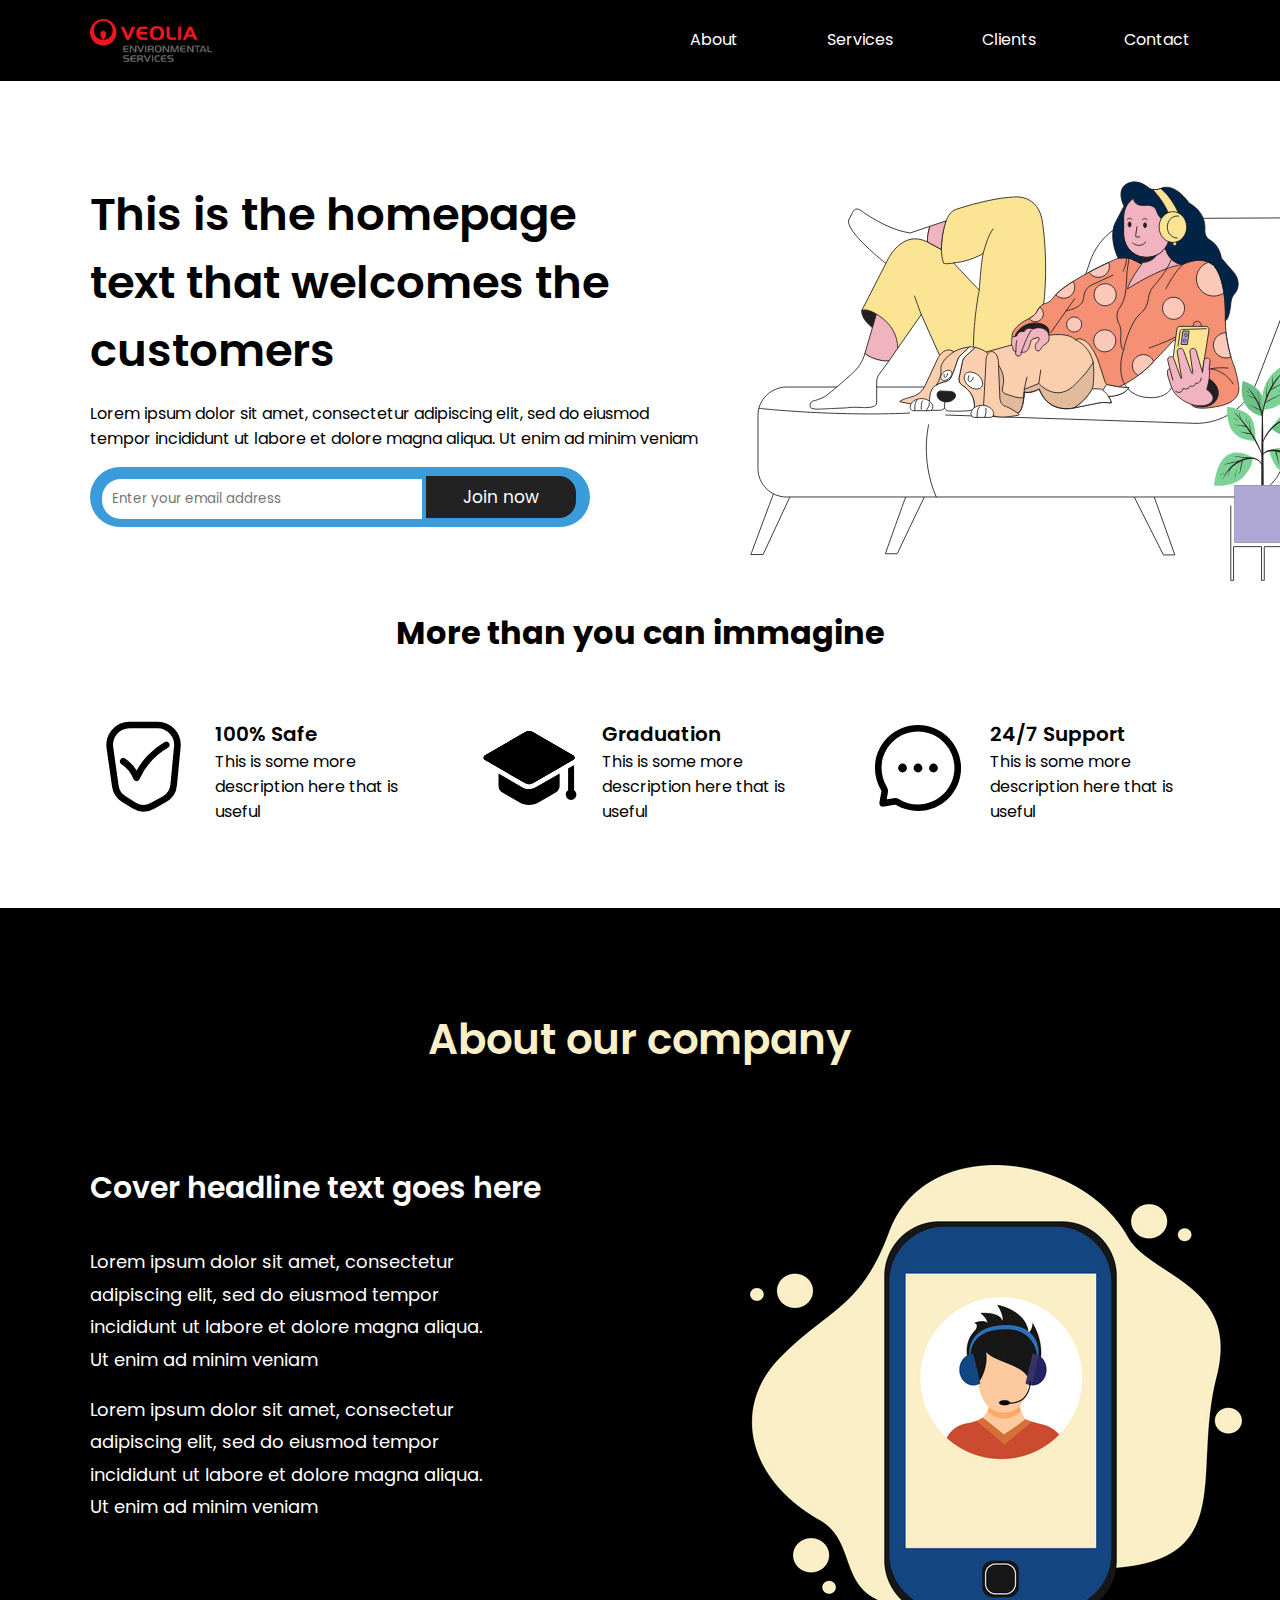
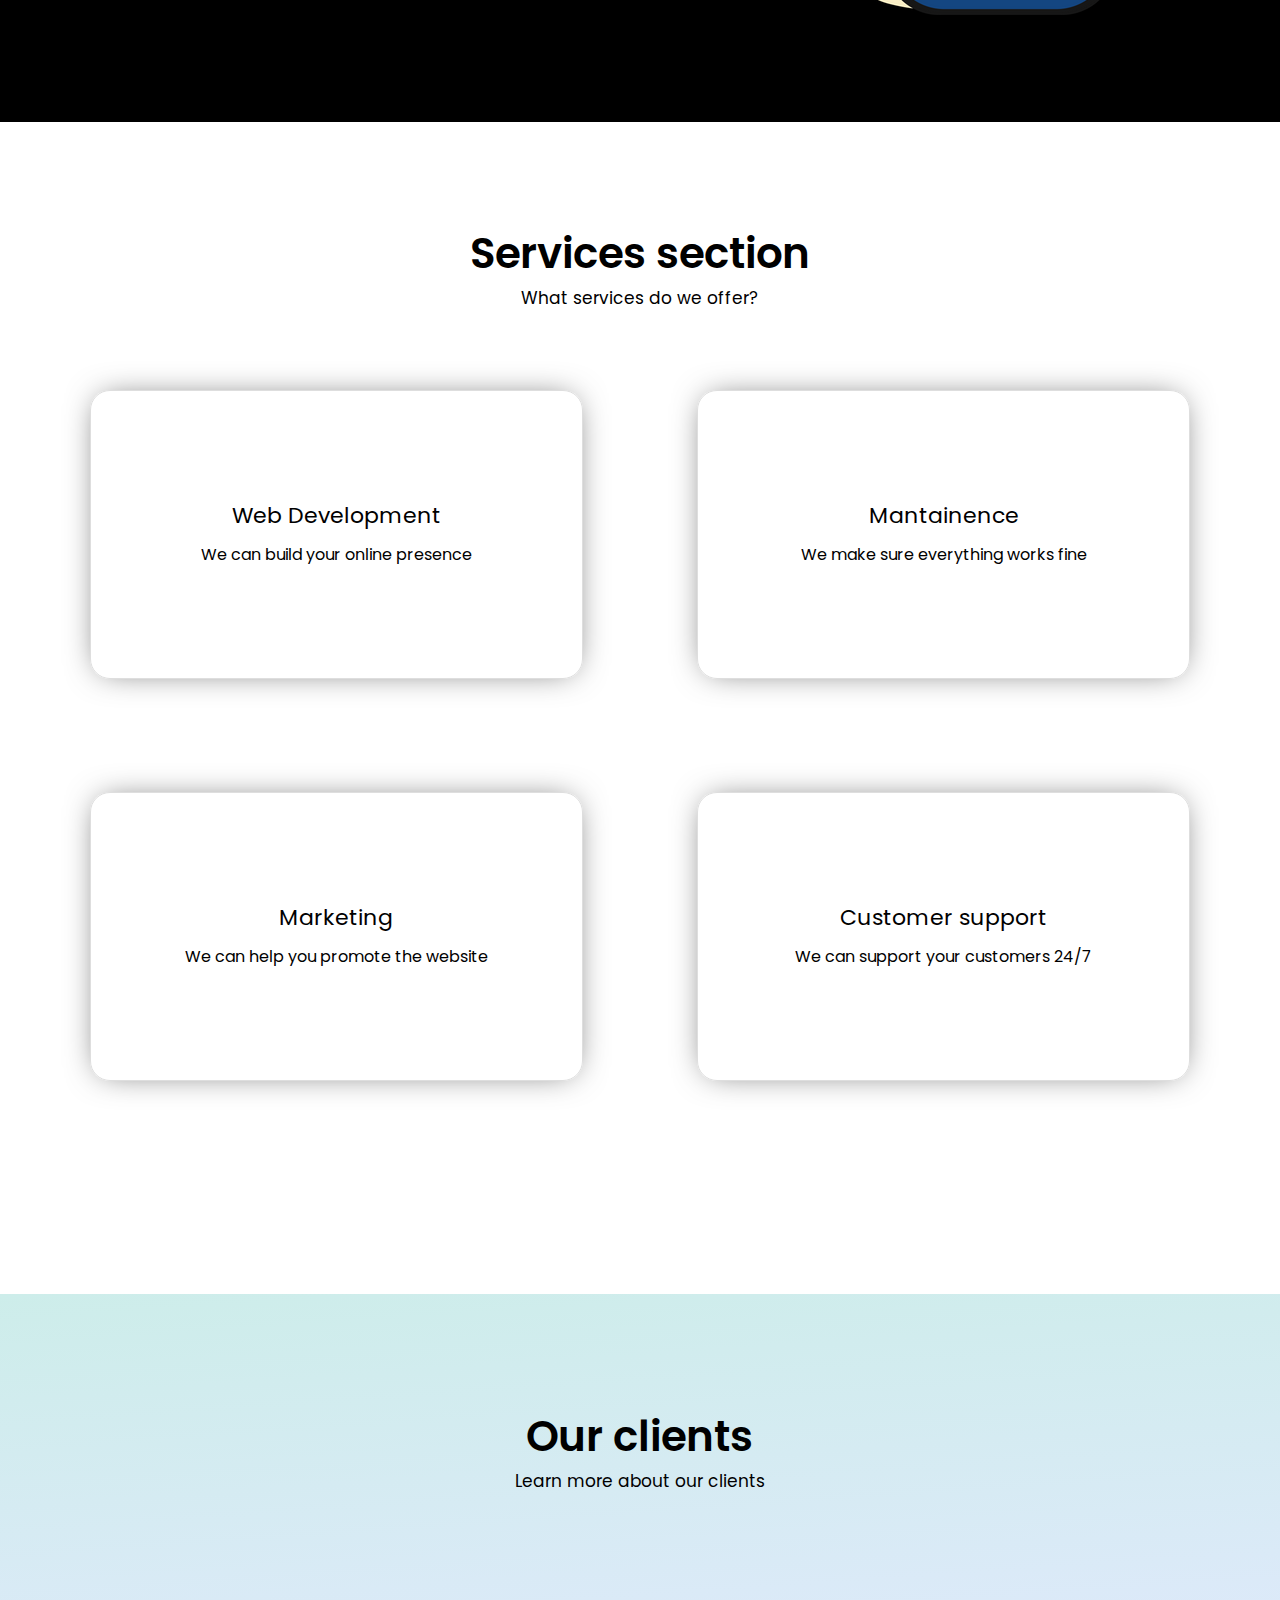
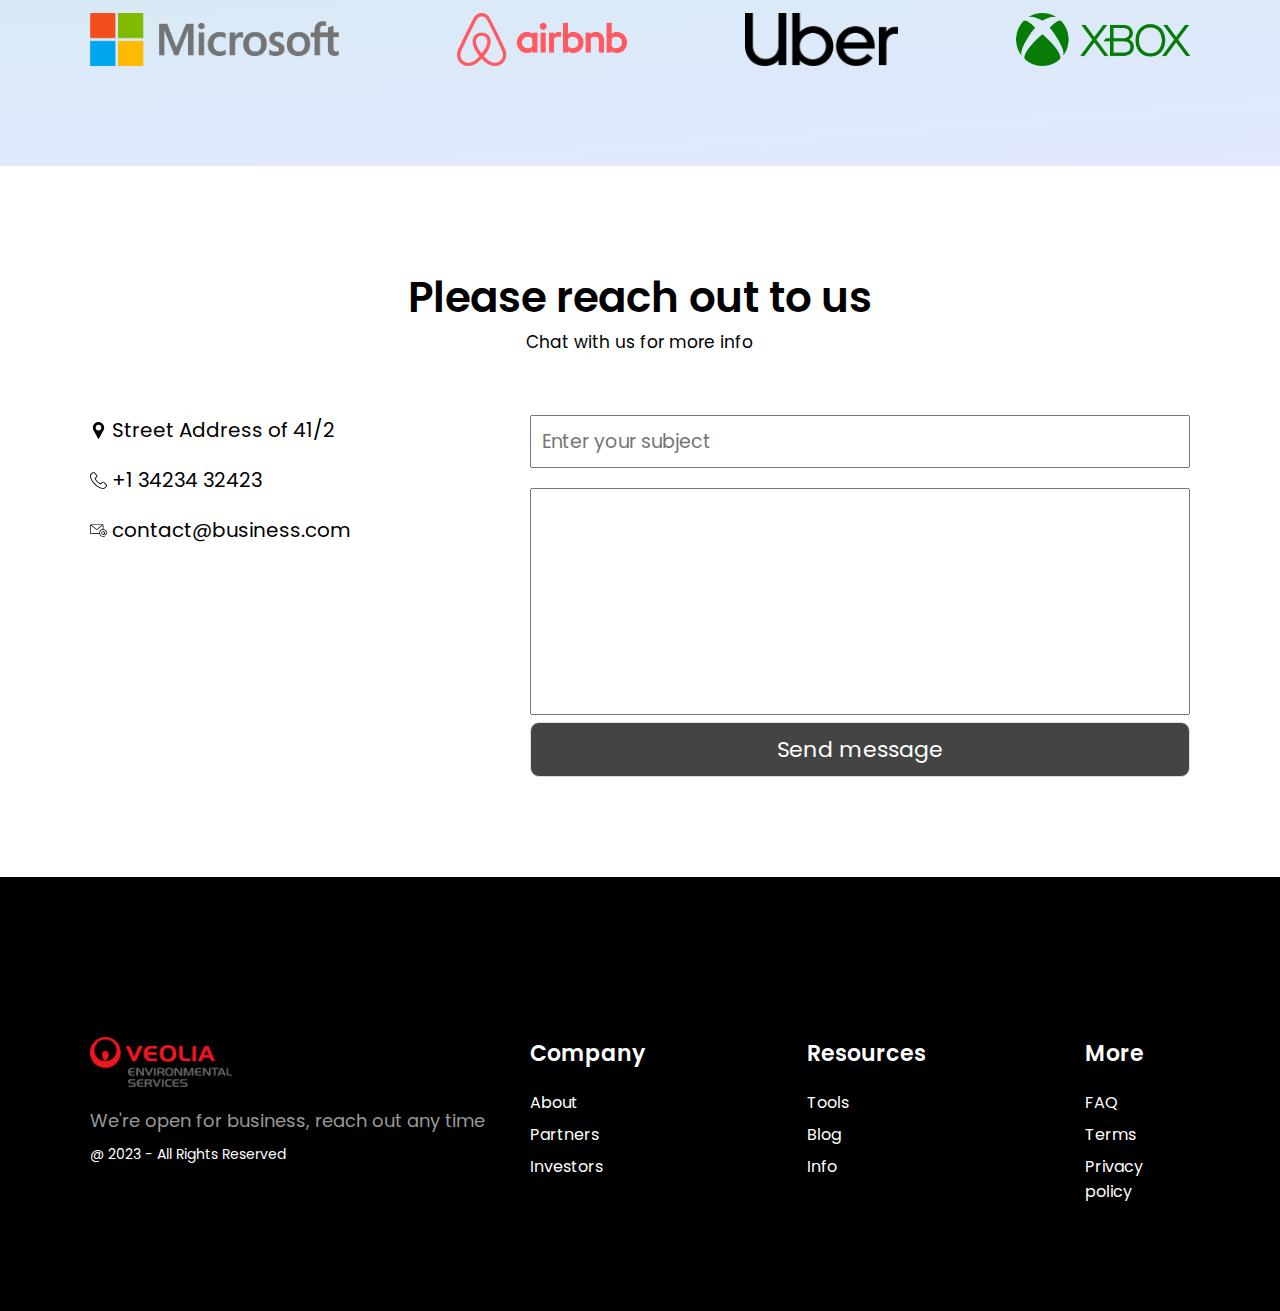
<file: index.html>
<!DOCTYPE html>
<html lang="en">
<head>
    <meta charset="UTF-8">
    <meta name="viewport" content="width=device-width, initial-scale=1.0">
    <title>Business Website</title>
    <link rel="stylesheet" href="css/style.css">
    <meta name="description" content="This is a business website">
    <script src="https://ajax.googleapis.com/ajax/libs/jquery/3.7.1/jquery.min.js"></script>
</head>
<body>

<div class="desktop_header">
    <div class="desktop_size">
<div class="header_wrapper">
<a href="index.html"><div class="d_logo"><img class="logo_img" src="icons/logo.png" alt=""></div></a>
<div class="top_menu">
<div class="h_link" id="toabout">About</div>
<div class="h_link" id="toservices">Services</div>
<div class="h_link" id="toclients">Clients</div>
<div class="h_link" id="tocontact">Contact</div>
</div>
</div>

    </div>
</div>
<div class="mobile_header"></div>


<div class="cover">
    <div class="desktop_size">
        <div class="cover_wrapper">



            <div class="cover_text">
                <div class="cover_heading">This is the homepage text that welcomes the customers</div>
                <div class="cover_description">
                    <p>Lorem ipsum dolor sit amet, consectetur adipiscing elit, 
                    sed do eiusmod tempor incididunt ut labore et dolore magna 
                    aliqua. Ut enim ad minim veniam</p></div>

                <div class="apply_section">
                    <form method="post" action="index.html">
                        <input class="email_input" type="email" placeholder="Enter your email address" required>
                        <input class="submit_btn" type="submit" value="Join now">
                    </form>
                </div>

            </div>


            <div class="cover_image"><img src="images/girl-sleeping.svg" alt=""></div>
        </div>




        <h1 style="text-align: center;">More than you can immagine</h1>

<div class="cover_widgets">

    <div class="home_widget">
        <div class="widget_img"><img src="icons/shield.svg" alt=""></div>
        <div class="widget_text">
            <div class="w_title">100% Safe</div>
            <div class="w_desc">This is some more description here that is useful</div>
           
        </div>
    </div>


    <div class="home_widget">
        <div class="widget_img"><img src="icons/graduation.svg" alt=""></div>
        <div class="widget_text">
            <div class="w_title">Graduation</div>
            <div class="w_desc">This is some more description here that is useful</div>
            
        </div>
    </div>

    <div class="home_widget">
        <div class="widget_img"><img src="icons/chat.svg" alt=""></div>
        <div class="widget_text">
            <div class="w_title">24/7 Support</div>
            <div class="w_desc">This is some more description here that is useful</div>
          
        </div>
    </div>

</div>




    </div>
</div>
    

<div class="info_section">
    <div class="desktop_size">

<div class="section_title">About our company</div>
<div class="section_desc">Biography and more</div>

        <div class="info_wrapper">


<div class="info_text_section">
<div class="info_headline">Cover headline text goes here</div>
<p>Lorem ipsum dolor sit amet, consectetur adipiscing elit, 
    sed do eiusmod tempor incididunt ut labore et dolore magna 
    aliqua. Ut enim ad minim veniam
    </p>
    <p>Lorem ipsum dolor sit amet, consectetur adipiscing elit, 
        sed do eiusmod tempor incididunt ut labore et dolore magna 
        aliqua. Ut enim ad minim veniam
        </p>
</div>




<div class="info_image"><img src="images/mobile-phone-with-online-assistant-4740631-3943815.webp" alt=""></div>


        </div>
    </div>
</div>


<div class="services_section">
    <div class="desktop_size">


        <div class="section_title_black">Services section</div>
        <div class="section_desc">What services do we offer?</div>
        



        <div class="services_wrapper">


            <div class="service_widget">
                <div class="s_w_t">Web Development</div>
                <div class="s_w_d">We can build your online presence</div>
                <div class="onhover"><img src="icons/favourite.svg" alt=""></div>
            </div>

            <div class="service_widget">
                <div class="s_w_t">Mantainence</div>
                <div class="s_w_d">We make sure everything works fine</div>
                <div class="onhover"><img src="icons/favourite.svg" alt=""></div>
            </div>

            <div class="service_widget">
                <div class="s_w_t">Marketing</div>
                <div class="s_w_d">We can help you promote the website</div>
                <div class="onhover"><img src="icons/favourite.svg" alt=""></div>
            </div>

            <div class="service_widget">
                <div class="s_w_t">Customer support</div>
                <div class="s_w_d">We can support your customers 24/7</div>
                <div class="onhover"><img src="icons/favourite.svg" alt=""></div>
            </div>




        </div>
    </div>
</div>



<div class="clients_section">
    <div class="desktop_size">


        <div class="section_title_black">Our clients</div>
        <div class="section_desc">Learn more about our clients</div>
        


        <div class="clients_wrapper">

<div class="client_logo"><img src="icons/Microsoft_logo.png" alt=""></div>
<div class="client_logo"><img src="icons/Airbnb_Logo.png" alt=""></div>
<div class="client_logo"><img src="icons/2560px-Uber_logo_2018.svg.png" alt=""></div>
<div class="client_logo"><img src="icons/xbox.png" alt=""></div>
        </div>
    </div>
</div>



<div class="contact_section">
    <div class="desktop_size">
    <div class="section_title_black">Please reach out to us</div>
    <div class="section_desc">Chat with us for more info</div>
    

<div class="contact_wrapper">

<div class="contact_info">
    <div class="contact_i"><img src="icons/pin.svg" alt="">Street Address of 41/2</div>
    <div class="contact_i"><img src="icons/telephone-outline.svg" alt="">+1 34234 32423</div>
    <div class="contact_i"><img src="icons/email.svg" alt="">contact@business.com</div>
</div>

<div class="contact_form">

    <form action="">
        <input class="sub_input" type="text" placeholder="Enter your subject">
        <textarea class="msg_box"></textarea>
        <input class="send_msg_btn" type="submit" value="Send message">
    </form>


</div>


</div>


</div>
</div>




<div class="footer_section">
    <div class="desktop_size">
        <div class="footer_wrapper">





            <div class="company_info">

<div class="footer_comp_logo"><img src="icons/logo.png" alt=""></div>
<div class="company_text">We're open for business, reach out any time</div>
<div class="copyright">@ 2023 - All Rights Reserved</div>


            </div>





            <div class="footer_widgets">
                <div class="f_w_b">
                    <div class="f_w_t">Company</div>
                    <div class="f_w_l">About</div>
                    <div class="f_w_l">Partners</div>
                    <div class="f_w_l">Investors</div>
                </div>

                <div class="f_w_b">
                    <div class="f_w_t">Resources</div>
                    <div class="f_w_l">Tools</div>
                    <div class="f_w_l">Blog</div>
                    <div class="f_w_l">Info</div>
                </div>

                <div class="f_w_b">
                    <div class="f_w_t">More</div>
                    <div class="f_w_l">FAQ</div>
                    <div class="f_w_l">Terms</div>
                    <div class="f_w_l">Privacy policy</div>
                </div>
            </div>
        </div>
    </div>
</div>


<script src="script.js"></script>
</body>
</html>
</file>
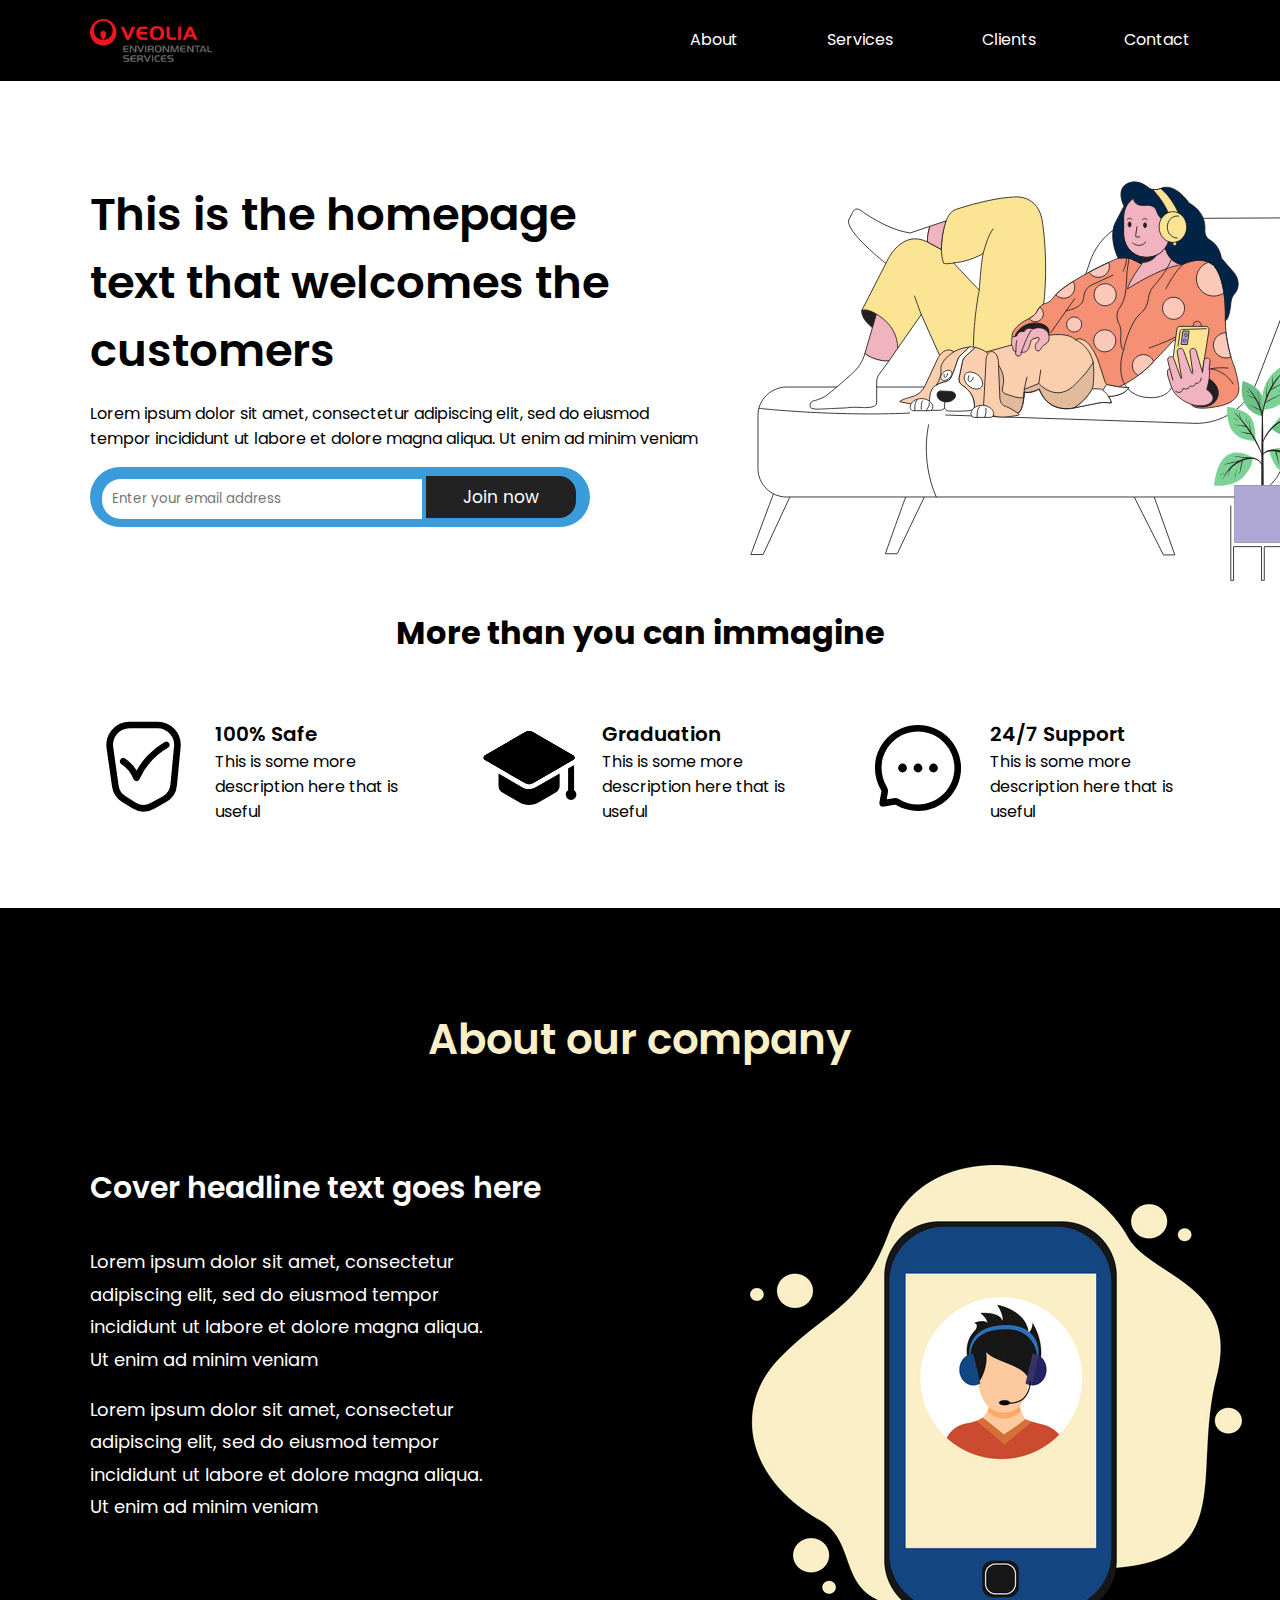
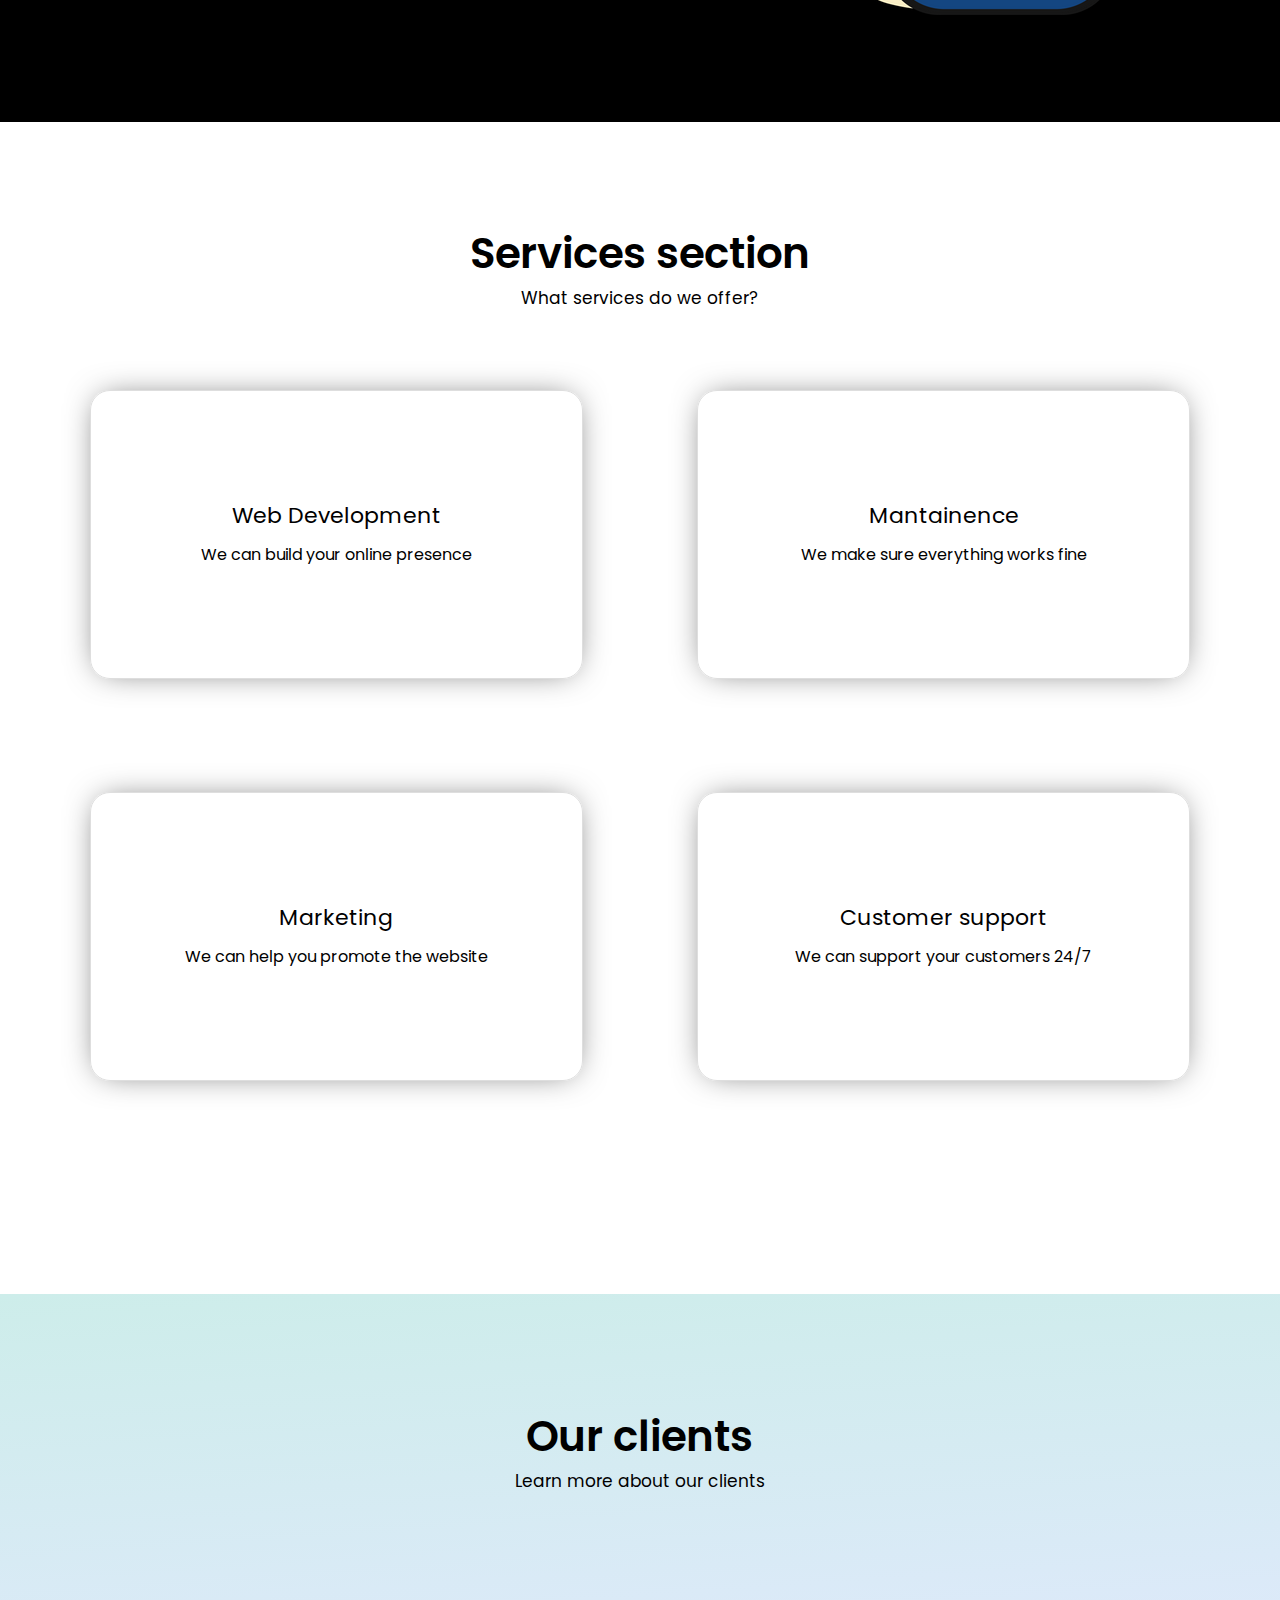
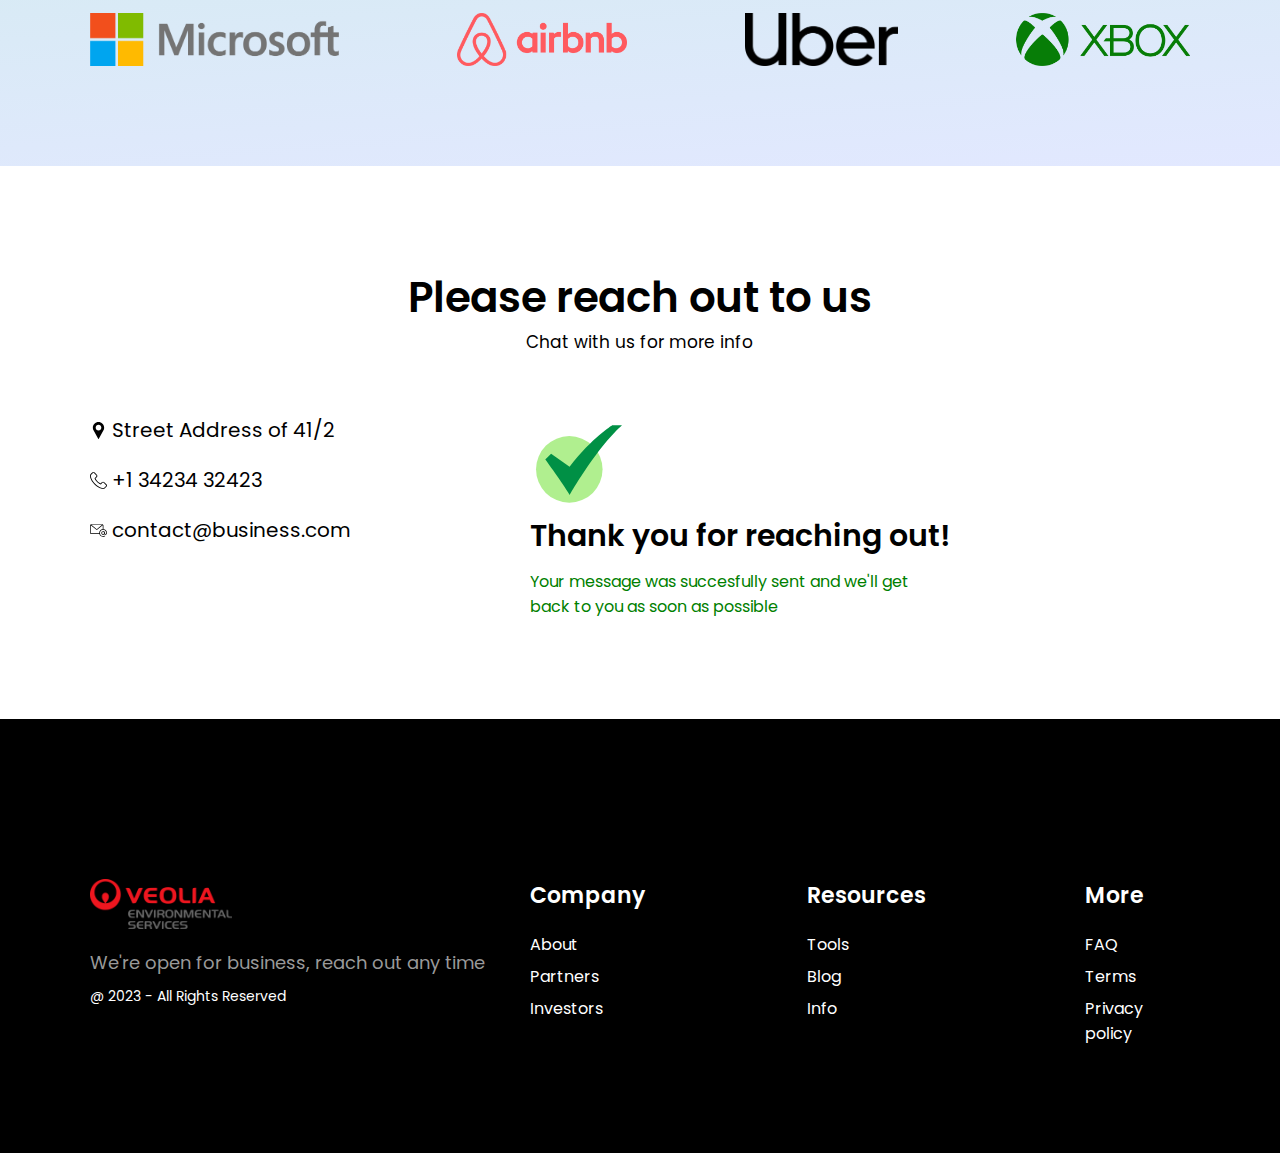
<file: thank-you.html>
<!DOCTYPE html>
<html lang="en">
<head>
    <meta charset="UTF-8">
    <meta name="viewport" content="width=device-width, initial-scale=1.0">
    <title>Business Website</title>
    <link rel="stylesheet" href="css/style.css">
    <meta name="description" content="This is a business website">
    <script src="https://ajax.googleapis.com/ajax/libs/jquery/3.7.1/jquery.min.js"></script>
</head>
<body>

<div class="desktop_header">
    <div class="desktop_size">
<div class="header_wrapper">
<a href="index.html"><div class="d_logo"><img class="logo_img" src="icons/logo.png" alt=""></div></a>
<div class="top_menu">
<div class="h_link" id="toabout">About</div>
<div class="h_link" id="toservices">Services</div>
<div class="h_link" id="toclients">Clients</div>
<div class="h_link" id="tocontact">Contact</div>
</div>
</div>

    </div>
</div>
<div class="mobile_header"></div>


<div class="cover">
    <div class="desktop_size">
        <div class="cover_wrapper">



            <div class="cover_text">
                <div class="cover_heading">This is the homepage text that welcomes the customers</div>
                <div class="cover_description">
                    <p>Lorem ipsum dolor sit amet, consectetur adipiscing elit, 
                    sed do eiusmod tempor incididunt ut labore et dolore magna 
                    aliqua. Ut enim ad minim veniam</p></div>

                <div class="apply_section">
                    <form method="post" action="index.html">
                        <input class="email_input" type="email" placeholder="Enter your email address" required>
                        <input class="submit_btn" type="submit" value="Join now">
                    </form>
                </div>

            </div>


            <div class="cover_image"><img src="images/girl-sleeping.svg" alt=""></div>
        </div>




        <h1 style="text-align: center;">More than you can immagine</h1>

<div class="cover_widgets">

    <div class="home_widget">
        <div class="widget_img"><img src="icons/shield.svg" alt=""></div>
        <div class="widget_text">
            <div class="w_title">100% Safe</div>
            <div class="w_desc">This is some more description here that is useful</div>
           
        </div>
    </div>


    <div class="home_widget">
        <div class="widget_img"><img src="icons/graduation.svg" alt=""></div>
        <div class="widget_text">
            <div class="w_title">Graduation</div>
            <div class="w_desc">This is some more description here that is useful</div>
            
        </div>
    </div>

    <div class="home_widget">
        <div class="widget_img"><img src="icons/chat.svg" alt=""></div>
        <div class="widget_text">
            <div class="w_title">24/7 Support</div>
            <div class="w_desc">This is some more description here that is useful</div>
          
        </div>
    </div>

</div>


    </div>
</div>
    

<div class="info_section">
    <div class="desktop_size">

<div class="section_title">About our company</div>
<div class="section_desc">Biography and more</div>

        <div class="info_wrapper">


<div class="info_text_section">
<div class="info_headline">Cover headline text goes here</div>
<p>Lorem ipsum dolor sit amet, consectetur adipiscing elit, 
    sed do eiusmod tempor incididunt ut labore et dolore magna 
    aliqua. Ut enim ad minim veniam
    </p>
    <p>Lorem ipsum dolor sit amet, consectetur adipiscing elit, 
        sed do eiusmod tempor incididunt ut labore et dolore magna 
        aliqua. Ut enim ad minim veniam
        </p>
</div>




<div class="info_image"><img src="images/mobile-phone-with-online-assistant-4740631-3943815.webp" alt=""></div>


        </div>
    </div>
</div>


<div class="services_section">
    <div class="desktop_size">


        <div class="section_title_black">Services section</div>
        <div class="section_desc">What services do we offer?</div>
        
        <div class="services_wrapper">


            <div class="service_widget">
                <div class="s_w_t">Web Development</div>
                <div class="s_w_d">We can build your online presence</div>
                <div class="onhover"><img src="icons/favourite.svg" alt=""></div>
            </div>

            <div class="service_widget">
                <div class="s_w_t">Mantainence</div>
                <div class="s_w_d">We make sure everything works fine</div>
                <div class="onhover"><img src="icons/favourite.svg" alt=""></div>
            </div>

            <div class="service_widget">
                <div class="s_w_t">Marketing</div>
                <div class="s_w_d">We can help you promote the website</div>
                <div class="onhover"><img src="icons/favourite.svg" alt=""></div>
            </div>

            <div class="service_widget">
                <div class="s_w_t">Customer support</div>
                <div class="s_w_d">We can support your customers 24/7</div>
                <div class="onhover"><img src="icons/favourite.svg" alt=""></div>
            </div>




        </div>
    </div>
</div>



<div class="clients_section">
    <div class="desktop_size">


        <div class="section_title_black">Our clients</div>
        <div class="section_desc">Learn more about our clients</div>
        


        <div class="clients_wrapper">

<div class="client_logo"><img src="icons/Microsoft_logo.png" alt=""></div>
<div class="client_logo"><img src="icons/Airbnb_Logo.png" alt=""></div>
<div class="client_logo"><img src="icons/2560px-Uber_logo_2018.svg.png" alt=""></div>
<div class="client_logo"><img src="icons/xbox.png" alt=""></div>
        </div>
    </div>
</div>



<div class="contact_section" id="contactscroll">
    <div class="desktop_size">
    <div class="section_title_black">Please reach out to us</div>
    <div class="section_desc">Chat with us for more info</div>
    

<div class="contact_wrapper">

<div class="contact_info">
    <div class="contact_i"><img src="icons/pin.svg" alt="">Street Address of 41/2</div>
    <div class="contact_i"><img src="icons/telephone-outline.svg" alt="">+1 34234 32423</div>
    <div class="contact_i"><img src="icons/email.svg" alt="">contact@business.com</div>
</div>

<div class="contact_form">

<div class="submit_message">
    <div class="ok_icon"><img src="icons/checkmark.svg" alt=""></div>
    <div class="ok_heading">Thank you for reaching out!</div>
    <div class="ok_desc">Your message was succesfully sent and we'll get back to you as soon as possible</div>
</div>


</div>


</div>


</div>
</div>




<div class="footer_section">
    <div class="desktop_size">
        <div class="footer_wrapper">





            <div class="company_info">

<div class="footer_comp_logo"><img src="icons/logo.png" alt=""></div>
<div class="company_text">We're open for business, reach out any time</div>
<div class="copyright">@ 2023 - All Rights Reserved</div>


            </div>





            <div class="footer_widgets">
                <div class="f_w_b">
                    <div class="f_w_t">Company</div>
                    <div class="f_w_l">About</div>
                    <div class="f_w_l">Partners</div>
                    <div class="f_w_l">Investors</div>
                </div>

                <div class="f_w_b">
                    <div class="f_w_t">Resources</div>
                    <div class="f_w_l">Tools</div>
                    <div class="f_w_l">Blog</div>
                    <div class="f_w_l">Info</div>
                </div>

                <div class="f_w_b">
                    <div class="f_w_t">More</div>
                    <div class="f_w_l">FAQ</div>
                    <div class="f_w_l">Terms</div>
                    <div class="f_w_l">Privacy policy</div>
                </div>
            </div>
        </div>
    </div>
</div>


<script src="script.js"></script>
</body>
</html>
</file>
<file: css/style.css>
@import url('https://fonts.googleapis.com/css2?family=Poppins:ital,wght@0,100;0,200;0,300;0,400;0,500;0,600;0,700;0,800;1,100;1,200;1,300;1,400;1,500;1,600&family=Roboto:wght@300;400&display=swap');


* {
    font-family: 'Poppins', sans-serif;
}

input[type=text]:focus {
    border-color: #fff;
    border:none;
    
}




body {

margin:0;
padding: 0;
}


a {
    text-decoration: none;
    color:inherit;
}

.desktop_header {background: #000;height: 62px;padding-top: 19px;}


.desktop_size {
width: 86%;
margin: 0 auto;
}

.header_wrapper {
display: flex;
justify-content: space-between;
align-items: center;
}
.d_logo {height: 40px;}
.logo_img {height: 43px;}


.top_menu {
display: flex;
width: 500px;
justify-content: space-between;
}


.h_link {
color:#fff;
transition: 0.5s;
}

.h_link:hover {
    color:grey;
    cursor: pointer;
}


.mobile_header {

}

.cover {padding-top: 100px;background: #ffffff;padding-bottom: 80px;}

.cover_wrapper {
display: flex;
justify-content: space-between;
}
.cover_text {
width: 56%;
}
.cover_heading {font-size: 45px;font-weight: 600;width: 565px;}
.cover_description {

}

.cover_description  p {

}

.cover_image {
width: 40%;
}

.cover_image img {
height: 400px;
}

.apply_section {width: 500px;background: #3a9cda;height: 60px;display: flex;align-items: center;border-radius: 37px;justify-content: space-between;}

.email_input {outline: none;border: none;padding: 10px 10px;width: 300px;border-radius: 19px;margin-left: 12px;border-top-right-radius: 0px;border-bottom-right-radius: 0px;}
.submit_btn {background: #222;color: #fff;border: none;padding: 8px;width: 150px;font-size: 17px;border-radius: 17px;border-top-left-radius: 0px;border-bottom-left-radius: 0px;}

.cover_widgets {display: flex;justify-content: space-between;margin-top: 58px;}
.home_widget {width: 325px;display: flex;justify-content: space-between;align-items: center;transition: 1s;}
.home_widget:hover {
    opacity: 0.2;
    transform: scale(1.2);
}
.widget_img {width: 106px;}

.widget_img img {
    width: 100%;
}

.widget_text {width: 200px;}
.w_title {font-weight: 600;font-size: 20px;}
.w_desc {

}

.info_section {padding-top: 100px;padding-bottom: 100px;background: #000;}

.section_title {font-size: 42px;text-align: center;font-weight: 600;color: #faefc6;}
.section_title_black {font-size: 42px;text-align: center;font-weight: 600;color: #000000;}
.section_desc {
text-align: center;
font-size: 17px;
}

.info_wrapper {display: flex;justify-content: space-between;margin-top: 68px;color: #fff;}

.info_text_section {

}

.info_text_section {
width: 50%;
}

.info_text_section p {
    line-height: 1.8;
    font-size: 18px;
    width: 74%;
    }
.info_headline {font-size: 30px;font-weight: 600;margin-bottom: 35px;}


.info_image {
width: 40%;
}
.info_image img {
    
}

.services_section {padding-top: 100px;padding-bottom: 100px;}

.services_wrapper {display: flex;justify-content: space-between;flex-flow: wrap;margin-top: 79px;}

.service_widget {width: 41%;height: 159px;margin-bottom: 113px;text-align: center;border: 1px solid #dedede;padding: 20px;padding-top: 108px;box-shadow: 0px 0px 33px -10px #555;transition: 0.5s;border-radius: 20px;}



.service_widget:hover {
    box-shadow: 0px 0px 33px 3px #555;
}

.service_widget:hover .onhover {
    display: block;
}
.s_w_t {font-size: 22px;margin-bottom: 10px;cursor: pointer;}
.s_w_d {
    
}

.clients_section {padding-top: 111px;padding-bottom: 100px;background: linear-gradient(356deg, #e2e8ff, #cdedea);}

.clients_wrapper {display: flex;justify-content: space-between;margin-top: 119px;}

.client_logo {
    height: 53px;
}

.client_logo img {
    height: 100%;
}

.contact_section {
padding-top: 100px;
padding-bottom: 100px;
}


.contact_wrapper {display: flex;margin-top: 60px;}

.contact_form {width: 60%;}

.contact_info {width: 40%;}
.contact_i {display: flex;align-items: center;font-size: 20px;margin-bottom: 20px;}

.contact_i img {height: 17px;margin-right: 5px;}

.sub_input {width: -webkit-fill-available;padding: 10px;font-size: 19px;margin-bottom: 20px;}
.msg_box {
    width: -webkit-fill-available;
    height: 195px;
    padding: 15px;
    font-size: 19px;
    resize: none;
}
.send_msg_btn {
    border: 1px solid #dedede;
    width: -webkit-fill-available;
    padding: 10px;
    font-size: 22px;
    background: #444;
    color: #ffff;
    border-radius: 9px;
}


.footer_section {
padding-top: 60px;
padding-bottom: 100px;
background-color: #000;
}

.footer_wrapper {
margin-top: 100px;
display: flex;
justify-content: space-between;
}
.company_info {
width: 40%;
}
.footer_widgets {
width: 60%;
display: flex;
justify-content: space-between;
}
.f_w_b {
    width: 16%;
}
.f_w_t {
    font-size: 22px;
    font-weight: 600;
    color:#fff;
    margin-bottom: 20px;
}

.f_w_l {
color:#fff;
transition: 1s;
margin-bottom: 7px;
}

.f_w_l:hover {
color:#999;
}

.footer_comp_logo {
    height: 50px;
}

.footer_comp_logo img {
    height: 100%;
}
.company_text {
    margin-top: 20px;
    font-size: 18px;
    color:#999;
}
.copyright {
margin-top: 10px;
color:#fff;
font-size: 14px;
}

.onhover {
display: none;
width: 50px;
margin: 0 auto;
margin-top: 20px;
transition: ease-in 1s;
}
.onhover img {
width: 50px;
}

.submit_message {

}
.ok_icon {height: 98px;}

.ok_icon img {
    height: 100%;
}
.ok_heading {font-weight: 600;font-size: 30px;}
.ok_desc {width: 400px;margin-top: 10px;color: green;}
</file>
